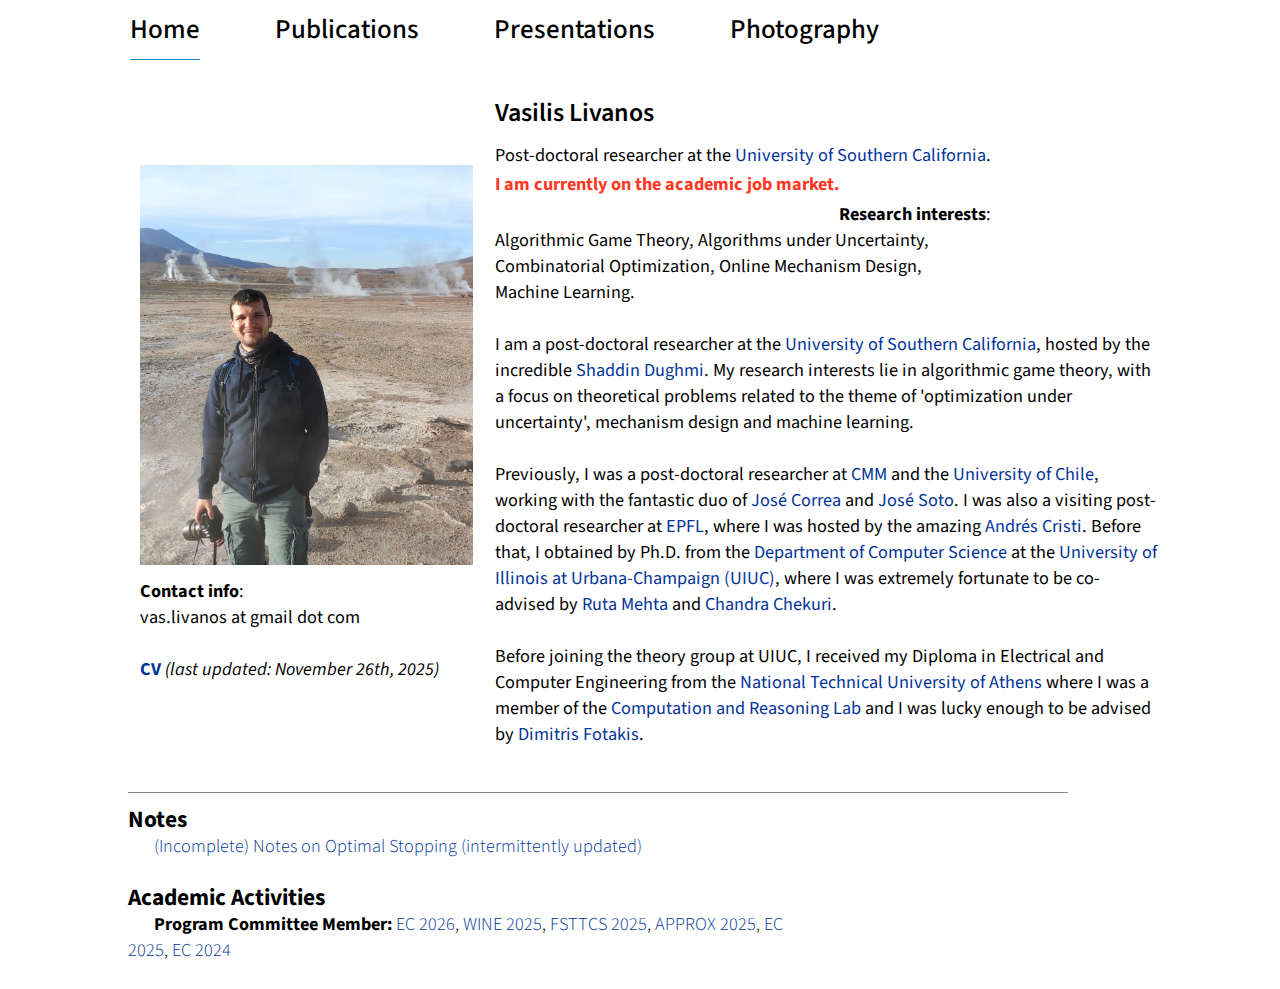
<file: index.html>
<html>
<head>
	<style type="text/css">@import url('https://fonts.googleapis.com/css?family=Source+Sans+Pro:300,600');

html { font-size: 13px; }

body { 
	width: 100%;
	margin-left: auto;
	margin-right: auto;
	padding-left: 0%;
	padding-right: 0%;
	font-family: "Source Sans Pro", sans-serif; 
	font-weight: 300;}

h1 { 
	font-weight: 600;
	margin-top: 2.1rem;
	margin-bottom: 0rem;
	font-size: 1.8rem;
	line-height: 1; 
}

hr { 
	display: block;
	height: 1px;
	border: 0;
	border-top: 1px solid #888;
	margin: 0.5em 0;
	padding: 0; 
}

p_title {
	font-size: 1.8rem;
}

p_body {
	padding: 2rem;
}

.main_body {
    position: absolute;
    margin-top: 80px;
	width: 84%;
	margin-left: auto;
	margin-right: auto;
	padding-left: 10%;
	padding-right: 5%;
	font-family: "Source Sans Pro", sans-serif; 
	font-weight: 300;}
}

.small { font-size: 1.2rem;}
p, ol, ul, dl { font-size: 1.4rem; }

p { 
	line-height: 2rem;
	margin-top: 1rem;
	margin-bottom: 2rem;
	padding-right: 0;
	vertical-align: baseline; 
}
.title { max-width: 51rem; }

strong {font-weight:bold;}

dt, dd { 
	padding-bottom: 0.5rem;
	line-height: 1.7rem; 
}
.pub { padding-bottom: 1rem; }

dt { float: left;
	clear: left;
	text-align: right; }

dd { padding-left: 5rem; }

a:link { color: #039; 
	text-decoration: none; }

a:visited { color: #039;
	text-decoration: none; }

a:hover { border-bottom: 1px solid #abd; }

p, dl, h1, h2, hr { max-width: 72.3rem; }

dt img { margin-bottom: -2px; height:15px; }

@media only screen and (max-width : 40rem){
	body { 
		width: 92%;
		padding-left: 3%;
		padding-right: 4%;
	}
}
@media only screen and (max-width : 27rem){
	#portrait {
		width: 100%;
		max-width: 15rem;
	}
}

/* Topbar */
.topbar {
    position: fixed;
    top: 0px;
    display: block;
    width: 100%;
    height: 50px;
    margin-left: 0px;
    padding: 10px 0px 0px 90px;
    background-color: #ffffff;
	font-weight: 10;
	overflow: hidden;
	z-index: 1000;
}

.topbar ul {
    list-style: none;
    margin: 0;
    color: #000000

}

.topbar a {
  text-decoration: none;
  color: #000000;
}

.topbar ul li {
    display: block;
    float: left;
    margin-right: 75px;
    font-size: 27px;
    font-weight: 510;
    padding-bottom: 10px;
    color: #000000;
}

.topbar div:hover {
    color: #0b8db4;
    cursor: pointer;
}

.topbar li.selected {
    border-bottom: 1px solid 	#0b8db4;
}
	</style>
	<meta charset="utf-8">
	<link href="/favicon.png" rel="shortcut icon" type="image/png" />
	<title>Vasilis Livanos&#39;s Homepage</title>
	<script language="JavaScript" type="text/javascript" src="assets/js/jquery.min.js"></script><script language="JavaScript" type="text/javascript" src="assets/js/main.js"></script>
</head>
<body>
<div class="topbar">
<ul class="navigation_list">
	<li class="selected">
	<div><a href="index.html">Home</a></div>
	</li>
	<li>
	<div><a href="publications.html">Publications</a></div>
	</li>
	<li>
	<div><a href="talks.html">Presentations</a></div>
	</li>
	<li class="photography">
	<div><a href="https://www.vasilislivanos.com">Photography</a></div>
	</li>
	<!--
    <li >
        <a href="world_map.html">
        <div >Map</div>
        </a>
    </li>
    -->
</ul>
</div>

<div class="main_body">
<table cellpadding="10">
	<tbody>
		<tr>
			<td>
			<div id="img">
			<picture>
                <source srcset="images/vasilis3.webp" type="image/webp">
                <source srcset="images/vasilis3.jpg" type="image/jpeg"> 
                <img height="400/" src="images/vasilis3.jpg" width="333" />
            </picture></div>
			    

			<p><b>Contact info</b>:<br />
			vas.livanos at gmail dot com<br />

			<p><b><a href="./cv.pdf">CV</a></b> <i>(last updated: November 26th, 2025)</i></p>
			</td>
			<td>
			<h1 style="font-size: 2rem; margin-top:0rem; margin-bottom: 1rem;">Vasilis Livanos</h1>

			<dl>
				<dt>Post-doctoral researcher at the <a href="https://www.cs.usc.edu/">University of Southern California</a>.</dt>
				<dt style="color: #ff3824"><b>I am currently on the academic job market.</b></dt>
			</dl>
			<br />
			&nbsp;

			<p class="title"><b>Research interests</b>:<br />
			Algorithmic Game Theory, Algorithms under Uncertainty,<br />
			Combinatorial Optimization, Online Mechanism Design,<br />
			Machine Learning.</p>

			<p class="title">
			    I am a post-doctoral researcher at the <a href="https://www.cs.usc.edu/">University of Southern California</a>, hosted by the incredible <a href="https://www.shaddin.com/">Shaddin Dughmi</a>.
			    <!-- I am also affiliated with the <a href="https://archimedesai.gr/en/">Archimedes AI Research Unit</a> of the <a href="https://www.athenarc.gr/en/home">Athena Research Center</a>. -->
			     My research interests lie in algorithmic game theory, with a focus on theoretical problems related to the theme of &#39;optimization under uncertainty&#39;, mechanism design and machine learning.
            </p>
			    
            <p class="title">
                Previously, I was a post-doctoral researcher at <a href="https://www.cmm.uchile.cl">CMM</a> and the <a href="https://uchile.cl/">University of Chile</a>,
				working with the fantastic duo of <a href="https://www.dii.uchile.cl/~jcorrea/">José Correa</a> and <a href="https://www.dim.uchile.cl/~jsoto/">José Soto</a>.
				I was also a visiting post-doctoral researcher at <a href="https://www.epfl.ch/schools/cdm/">EPFL</a>, where I was hosted by the amazing <a href="https://sites.google.com/view/andres-cristi">Andrés Cristi</a>.
				Before that, I obtained by Ph.D. from the <a href="https://cs.illinois.edu/">Department of Computer Science</a> at the <a href="http://illinois.edu/"> University of Illinois at Urbana-Champaign (UIUC)</a>,
				where I was extremely fortunate to be co-advised by <a href="http://rutamehta.cs.illinois.edu/">Ruta Mehta</a> and <a href="http://chekuri.cs.illinois.edu/">Chandra Chekuri</a>.
            </p>
            <p class="title">
                Before joining the theory group at UIUC, I received my Diploma in Electrical and Computer Engineering from the <a href="https://www.ntua.gr/en/">National Technical University of Athens</a> where I was a member of the <a href="https://corelab.ntua.gr/index.html">Computation and Reasoning Lab</a>
                and I was lucky enough to be advised by <a href="http://www.softlab.ntua.gr/~fotakis/">Dimitris Fotakis</a>.
            </p>
			</td>
		</tr>
	</tbody>
</table>

<hr />

<p class="title"><strong><p_title>Notes</p_title></strong>
<br />
<p_body>
    <a href="./notes/optimal_stopping.pdf">(Incomplete) Notes on Optimal Stopping (intermittently updated)</a>
</p_body>
</p>

<p class="title"><strong><p_title>Academic Activities</p_title></strong>
<br />
<p_body>
<strong>Program Committee Member:</strong> <a href="https://ec26.sigecom.org/">EC 2026</a>, <a href="https://wine2025.cs.rutgers.edu/">WINE 2025</a>, <a href="https://www.fsttcs.org.in/2025/">FSTTCS 2025</a>, <a href="https://approxconference.com/">APPROX 2025</a>, <a href="https://ec25.sigecom.org/">EC 2025</a>, <a href="https://ec24.sigecom.org/">EC 2024</a>
</p_body>
</p>
</div>
<script language="JavaScript" type="text/javascript" src="assets/js/randImg.js"></script>

</body>
</html>
</file>
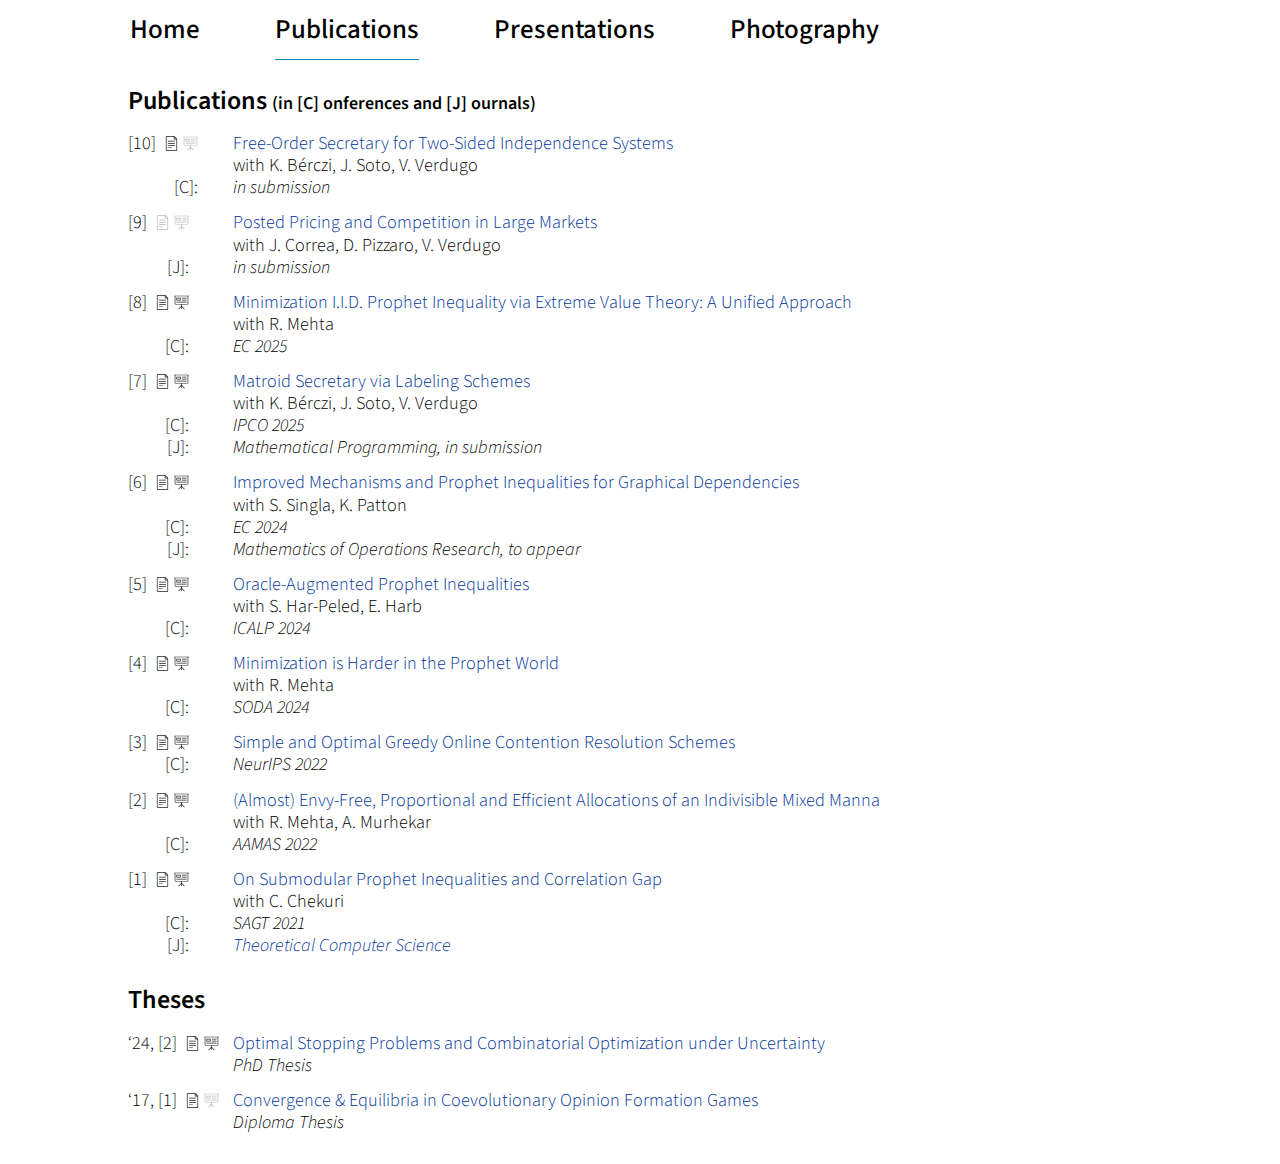
<file: publications.html>
<style type="text/css">@import url('https://fonts.googleapis.com/css?family=Source+Sans+Pro:300,600');

html { font-size: 13px; }

body { 
	width: 100%;
	margin-left: auto;
	margin-right: auto;
	padding-left: 0%;
	padding-right: 0%;
	font-family: "Source Sans Pro", sans-serif; 
	font-weight: 300;}

h1 { 
	font-weight: 600;
	margin-top: 2.1rem;
	margin-bottom: 0rem;
	font-size: 1.8rem;
	line-height: 1; 
}

hr { 
	display: block;
	height: 1px;
	border: 0;
	border-top: 1px solid #888;
	margin: 0.5em 0;
	padding: 0; 
}

.main_body {
    position: absolute;
    margin-top: 80px;
	width: 84%;
	margin-left: auto;
	margin-right: auto;
	padding-left: 10%;
	padding-right: 5%;
	font-family: "Source Sans Pro", sans-serif; 
	font-weight: 300;}
}

.small { font-size: 1.2rem;}
p, ol, ul, dl { font-size: 1.4rem; }

p { 
	line-height: 2rem;
	margin-top: 1rem;
	margin-bottom: 1rem;
	padding-right: 0;
	vertical-align: baseline; 
}
.title { max-width: 51rem; }

dt, dd { 
	padding-bottom: 0.5rem;
	line-height: 1.7rem; 
}
.pub { padding-bottom: 1rem; }

dt { float: left;
	clear: left;
	text-align: right; }

dd { padding-left: 5rem; }

a:link { color: #039; 
	text-decoration: none; }

a:visited { color: #039;
	text-decoration: none; }

a:hover { border-bottom: 1px solid #abd; }

p, dl, h1, h2, hr { max-width: 72.3rem; }

dt img { margin-bottom: -2px; height:15px; }

@media only screen and (max-width : 40rem){
	body { 
		width: 92%;
		padding-left: 3%;
		padding-right: 4%;
	}
}
@media only screen and (max-width : 27rem){
	#portrait {
		width: 100%;
		max-width: 15rem;
	}
}

/* Topbar */
.topbar {
    position: fixed;
    top: 0px;
    display: block;
    width: 100%;
    height: 50px;
    margin-left: 0px;
    padding: 10px 0px 0px 90px;
    background-color: #ffffff;
	font-weight: 10;
	overflow: hidden;
	z-index: 1000;
}

.topbar ul {
    list-style: none;
    margin: 0;
    color: #000000

}

.topbar a {
  text-decoration: none;
  color: #000000;
}

.topbar ul li {
    display: block;
    float: left;
    margin-right: 75px;
    font-size: 27px;
    font-weight: 510;
    padding-bottom: 10px;
    color: #000000;
}

.topbar div:hover {
    color: #0b8db4;
    cursor: pointer;
}

.topbar li.selected {
    border-bottom: 1px solid 	#0b8db4;
}
</style>

<html>
<head>
<link rel="shortcut icon" type="image/png" href="/favicon.png"/>
<TITLE>Vasilis Livanos's Homepage</TITLE>
<script language="JavaScript" type="text/javascript" src="assets/js/jquery.min.js"></script>
<script language="JavaScript" type="text/javascript" src="assets/js/main.js"></script>
</head>
<body>

<div class="topbar">
    <ul class="navigation_list">
    <li >
        <a href="index.html">
        <div >Home</div>
        </a>
    </li>
    <li class="selected">
        <a href="publications.html">
        <div >Publications</div>
        </a>
    </li>
    <li >
        <a href="talks.html">
        <div >Presentations</div>
        </a>
    </li>
    <li class="photography">
        <a href="https://www.vasilislivanos.com">
        <div >Photography</div>
        </a>
    </li>
    <!--
    <li >
        <a href="world_map.html">
        <div >Map</div>
        </a>
    </li>
    -->
    </ul>
</div>

<div class="main_body">
<h1 style="font-size: 2rem; margin-top:0rem; margin-bottom: 1rem;"> Publications
<small><small>
(in [C] onferences and [J] ournals)
</small></small>
</h1>

<dl>
 
<!--
	<dt>[19] &nbsp;<a href="./publications/"><img src="./images/fileDark.svg" /></a> <img src="./images/presentationLight.svg" /><br /><br />
	[C]:</dt>
	<dd class="pub"><a href="https://arxiv.org/abs/">Free Order Prophet Inequality</a><br />
	<span class="small">with K. Berczi, J. Correa, M. Fichtl, R. Saona, V. Verdugo<br />
	<em>in submission</em>
	</span></dd>
-->

<!--
	<dt>[19] &nbsp;<a href="./publications/"><img src="./images/fileDark.svg" /></a> <img src="./images/presentationLight.svg" /><br /><br />
	[C]:</dt>
	<dd class="pub"><a href="https://arxiv.org/abs/">Uncontentious Distributions on Lattices</a><br />
	<span class="small">with S. Dughmi<br />
	<em>in submission</em>
	</span></dd>
-->

<!--
	<dt>[18] &nbsp;<a href="./publications/"><img src="./images/fileDark.svg" /></a> <img src="./images/presentationLight.svg" /><br /><br />
	[C]:</dt>
	<dd class="pub"><a href="https://arxiv.org/abs/">Threshold Query for Matching Constraints</a><br />
	<span class="small">with E. Balkanski, V. Gkatzelis<br />
	<em>in submission</em>
	</span></dd>
-->

<!--
	<dt>[16] &nbsp;<a href="./publications/"><img src="./images/fileDark.svg" /></a> <img src="./images/presentationLight.svg" /><br /><br />
	[C]:</dt>
	<dd class="pub"><a href="https://arxiv.org/abs/">Prophet Secretary</a><br />
	<span class="small">with J. Correa, A. Cristi, M. Stouras<br />
	<em>in submission</em>
	</span></dd>
-->

<!--
	<dt>[15] &nbsp;<a href="./publications/"><img src="./images/fileDark.svg" /></a> <img src="./images/presentationLight.svg" /><br /><br />
	[C]:</dt>
	<dd class="pub"><a href="https://arxiv.org/abs/">Matroid Diamater</a><br />
	<span class="small">with K. B&#233;rczi, A. Merino<br />
	<em>in submission</em>
	</span></dd>
-->
    
<!--
	<dt>[14] &nbsp;<a href="./publications/"><img src="./images/fileDark.svg" /></a> <img src="./images/presentationLight.svg" /><br /><br />
	[C]:</dt>
	<dd class="pub"><a href="https://arxiv.org/abs/">Trading Prophets</a><br />
	<span class="small">with J. Correa, S. Griesbach, J. Hewstone, F. Hommelsheim<br />
	<em>in submission</em>
	</span></dd>
-->

<!--
	<dt>[13] &nbsp;<a href="./publications/"><img src="./images/fileDark.svg" /></a> <img src="./images/presentationLight.svg" /><br /><br />
	[C]:</dt>
	<dd class="pub"><a href="https://arxiv.org/abs/">Optimal Greedy OCRS for Graphic Matroids</a><br />
	<span class="small">with K. B&#233;rczi, P. Csikvari<br />
	<em>in submission</em>
	</span></dd>
-->
<!--
	<dt>[12] &nbsp;<a href="./publications/"><img src="./images/fileDark.svg" /></a> <img src="./images/presentationLight.svg" /><br /><br />
	[C]:</dt>
	<dd class="pub"><a href="https://arxiv.org/abs/">On the Informativeness of Moments in Optimal Stopping</a><br />
	<span class="small">with J. Correa, A. Cristi, V. Verdugo, J. Zhang<br />
	<em>in submission</em>
	</span></dd>
-->

<!--
	<dt>[11] &nbsp;<a href="./publications/"><img src="./images/fileDark.svg" /></a> <img src="./images/presentationLight.svg" /><br /><br />
	[C]:</dt>
	<dd class="pub"><a href="https://arxiv.org/abs/">Threshold Dynamics and Correlated Prophet Inequalities</a><br />
	<span class="small">with J. Correa, M. Fichtl, R. Jlibene, R. Laraki, K. Schewior, V. Verdugo<br />
	<em>in submission</em>
	</span></dd>
-->

	<dt>[10] &nbsp;<a href="./publications/10. Free-Order Secretary for Two-Sided Independence Systems.pdf"><img src="./images/fileDark.svg" /></a> <img src="./images/presentationLight.svg" /><br /><br />
	[C]:</dt>
	<dd class="pub"><a href="https://arxiv.org/abs/2511.04390">Free-Order Secretary for Two-Sided Independence Systems</a><br />
	<span class="small">with K. B&#233;rczi, J. Soto, V. Verdugo<br />
	<em>in submission</em>
	</span></dd>
	
	<dt>[9] &nbsp;<a href="#"><img src="./images/fileLight.svg" /></a> <img src="./images/presentationLight.svg" /><br /><br />
	[J]:</dt>
	<dd class="pub"><a href="#">Posted Pricing and Competition in Large Markets</a><br />
	<span class="small">with J. Correa, D. Pizzaro, V. Verdugo<br />
	<em>in submission</em>
	</span></dd>

	<dt>[8] &nbsp;<a href="./publications/8. Minimization I.I.D. Prophet Inequality via Extreme Value Theory - A Unified Approach.pdf"><img src="./images/fileDark.svg" /></a> <a href="./talks/ec-25.pdf"><img src="./images/presentationDark.svg" /></a><br /><br />
	[C]:</dt>
	<dd class="pub"><a href="https://arxiv.org/abs/2411.19851">Minimization I.I.D. Prophet Inequality via Extreme Value Theory: A Unified Approach</a><br />
	<span class="small">with R. Mehta<br />
	<em>EC 2025</em>
	</span></dd>

	<dt>[7] &nbsp;<a href="./publications/7. Matroid Secretary via Labeling Schemes.pdf"><img src="./images/fileDark.svg" /></a> <a href="./talks/ipco-25.pdf"><img src="./images/presentationDark.svg" /></a><br /><br />
	[C]:<br />
	[J]:</dt>
	<dd class="pub"><a href="https://arxiv.org/abs/2411.12069">Matroid Secretary via Labeling Schemes</a><br />
	<span class="small">with K. B&#233;rczi, J. Soto, V. Verdugo<br />
	<em>IPCO 2025</em><br />
	<em>Mathematical Programming, in submission</em>
	</span></dd>

	<dt>[6] &nbsp;<a href="./publications/6. Improved Mechanisms and Prophet Inequalities for Graphical Dependencies.pdf"><img src="./images/fileDark.svg" /></a> <a href="./talks/informs-24.pdf"><img src="./images/presentationDark.svg" /></a><br /><br />
	[C]:<br />
	[J]:</dt>
	<dd class="pub"><a href="https://arxiv.org/abs/2406.05077">Improved Mechanisms and Prophet Inequalities for Graphical Dependencies</a><br />
	<span class="small">with S. Singla, K. Patton<br />
	<em>EC 2024</em><br />
	<em>Mathematics of Operations Research, to appear</em>
	</span></dd>

    <dt>[5] &nbsp;<a href="./publications/5. Oracle-Augmented Prophet Inequalities.pdf"><img src="./images/fileDark.svg" /></a> <a href="./talks/icalp-24.pdf"><img src="./images/presentationDark.svg" /></a><br /><br />
	[C]:</dt>
	<dd class="pub"><a href="https://arxiv.org/abs/2404.11853">Oracle-Augmented Prophet Inequalities</a><br />
	<span class="small">with S. Har-Peled, E. Harb<br />
	<em>ICALP 2024</em>
	</span></dd>
	
    <dt>[4] &nbsp;<a href="./publications/4. Minimization is Harder in the Prophet World.pdf"><img src="./images/fileDark.svg" /></a> <a href="./talks/soda-24.pdf"><img src="./images/presentationDark.svg" /></a><br /><br />
	[C]:</dt>
	<dd class="pub"><a href="https://arxiv.org/abs/2209.07988">Minimization is Harder in the Prophet World</a><br />
	<span class="small">with R. Mehta<br />
	<em>SODA 2024</em>
	</span></dd>
	
    <dt>[3] &nbsp;<a href="./publications/3. Simple and Optimal Greedy Online Contention Resolution Schemes.pdf"><img src="./images/fileDark.svg" /></a> <a href="./talks/posters/Greedy_OCRS_poster.pdf"><img src="./images/presentationDark.svg" /></a><br />
	[C]:</dt>
	<dd class="pub"><a href="https://arxiv.org/abs/2111.13253">Simple and Optimal Greedy Online Contention Resolution Schemes</a><br />
	<!-- <span class="small">V. Livanos<br /> -->
	<em>NeurIPS 2022</em>
	</span></dd>
	
    <dt>[2] &nbsp;<a href="./publications/2. (Almost) Envy-Free, Proportional and Efficient Allocations of an Indivisible Mixed Manna.pdf"><img src="./images/fileDark.svg" /></a> <a href="./talks/posters/PropMX_poster.pdf"><img src="./images/presentationDark.svg" /></a><br /><br />
	[C]:</dt>
	<dd class="pub"><a href="https://arxiv.org/abs/2202.02672">(Almost) Envy-Free, Proportional and Efficient Allocations of an Indivisible Mixed Manna</a><br />
	<span class="small">with R. Mehta, A. Murhekar<br />
	<em>AAMAS 2022</em>
	</span></dd>
	
    <dt>[1] &nbsp;<a href="./publications/1. On Submodular Prophet Inequalities and Correlation Gap.pdf"><img src="./images/fileDark.svg" /></a> <a href="./talks/sagt-21.pdf"><img src="./images/presentationDark.svg" /></a><br /><br />
	[C]:<br />
	[J]:</dt>
	<dd class="pub"><a href="https://arxiv.org/abs/2107.03662">On Submodular Prophet Inequalities and Correlation Gap</a><br />
	<span class="small">with C. Chekuri<br />
	<em>SAGT 2021</em><br />
	<em><a href="https://doi.org/10.1016/j.tcs.2024.114814">Theoretical Computer Science</a></em>
	</span></dd>

</dl>


<h1 style="font-size: 2rem; margin-top:0rem; margin-bottom: 1rem;"> Theses </h1>

<dl>
    
	<dt>&lsquo;24, [2] &nbsp;<a href="./theses/PhD_Thesis.pdf"><img src="./images/fileDark.svg" /></a> <a href="./talks/thesis_defense.pdf"><img src="./images/presentationDark.svg" /></a></dt>
	<dd class="pub"><a href="./theses/PhD_Thesis.pdf">Optimal Stopping Problems and Combinatorial Optimization under Uncertainty</a><br />
	<span class="small"><em>PhD Thesis</em></span></dd>
    
	<dt>&lsquo;17, [1] &nbsp;<a href="./publications/Coevolutionary_Opinion_Formation_Games.pdf"><img src="./images/fileDark.svg" /></a> <img src="./images/presentationLight.svg" /></dt>
	<dd class="pub"><a href="./theses/Convergence and Equilibria in Coevolutionary Opinion Fomation Games.pdf">Convergence & Equilibria in Coevolutionary Opinion Formation Games</a><br />
	<span class="small"><em>Diploma Thesis</em></span></dd>
	
</dl>
</div>
</file>
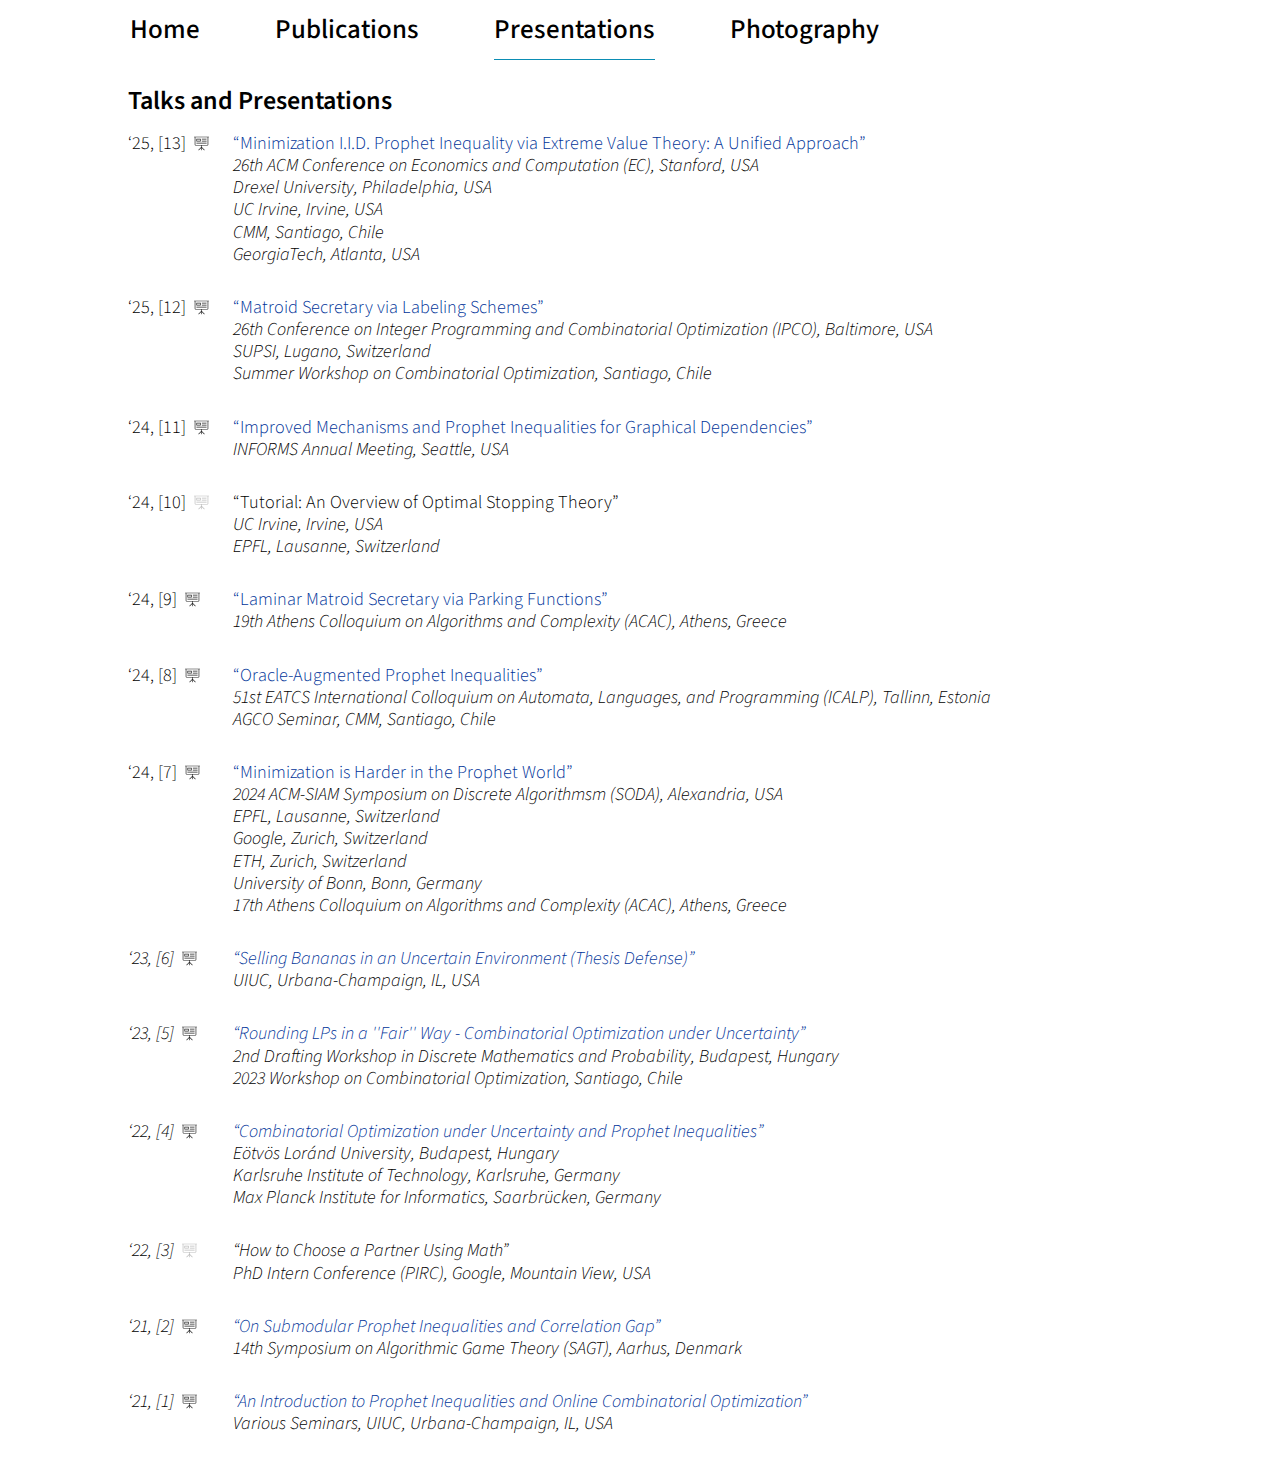
<file: talks.html>
<style type="text/css">@import url('https://fonts.googleapis.com/css?family=Source+Sans+Pro:300,600');

html { font-size: 13px; }

body { 
	width: 100%;
	margin-left: auto;
	margin-right: auto;
	padding-left: 0%;
	padding-right: 0%;
	font-family: "Source Sans Pro", sans-serif; 
	font-weight: 300;}

h1 { 
	font-weight: 600;
	margin-top: 2.1rem;
	margin-bottom: 0rem;
	font-size: 1.8rem;
	line-height: 1; 
}

hr { 
	display: block;
	height: 1px;
	border: 0;
	border-top: 1px solid #888;
	margin: 0.5em 0;
	padding: 0; 
}

.main_body {
    position: absolute;
    margin-top: 80px;
	width: 84%;
	margin-left: auto;
	margin-right: auto;
	padding-left: 10%;
	padding-right: 5%;
	font-family: "Source Sans Pro", sans-serif; 
	font-weight: 300;}
}

.small { font-size: 1.2rem;}
p, ol, ul, dl { font-size: 1.4rem; }

p { 
	line-height: 2rem;
	margin-top: 1rem;
	margin-bottom: 1rem;
	padding-right: 0;
	vertical-align: baseline; 
}
.title { max-width: 51rem; }

dt, dd { 
	padding-bottom: 0.5rem;
	line-height: 1.7rem; 
}
.pub { padding-bottom: 1rem; }

dt { float: left;
	clear: left;
	text-align: right; }

dd { padding-left: 5rem; }

a:link { color: #039; 
	text-decoration: none; }

a:visited { color: #039;
	text-decoration: none; }

a:hover { border-bottom: 1px solid #abd; }

p, dl, h1, h2, hr { max-width: 72.3rem; }

dt img { margin-bottom: -2px; height:15px; }

@media only screen and (max-width : 40rem){
	body { 
		width: 92%;
		padding-left: 3%;
		padding-right: 4%;
	}
}
@media only screen and (max-width : 27rem){
	#portrait {
		width: 100%;
		max-width: 15rem;
	}
}

/* Topbar */
.topbar {
    position: fixed;
    top: 0px;
    display: block;
    width: 100%;
    height: 50px;
    margin-left: 0px;
    padding: 10px 0px 0px 90px;
    background-color: #ffffff;
	font-weight: 10;
	overflow: hidden;
	z-index: 1000;
}

.topbar ul {
    list-style: none;
    margin: 0;
    color: #000000

}

.topbar a {
  text-decoration: none;
  color: #000000;
}

.topbar ul li {
    display: block;
    float: left;
    margin-right: 75px;
    font-size: 27px;
    font-weight: 510;
    padding-bottom: 10px;
    color: #000000;
}

.topbar div:hover {
    color: #0b8db4;
    cursor: pointer;
}

.topbar li.selected {
    border-bottom: 1px solid 	#0b8db4;
}
</style>

<html>
<head>
<link rel="shortcut icon" type="image/png" href="/favicon.png"/>
<TITLE>Vasilis Livanos's Homepage</TITLE>
<script language="JavaScript" type="text/javascript" src="assets/js/jquery.min.js"></script>
<script language="JavaScript" type="text/javascript" src="assets/js/main.js"></script>
</head>
<body>

<div class="topbar">
    <ul class="navigation_list">
    <li >
        <a href="index.html">
        <div >Home</div>
        </a>
    </li>
    <li >
        <a href="publications.html">
        <div >Publications</div>
        </a>
    </li>
    <li class="selected">
        <a href="talks.html">
        <div >Presentations</div>
        </a>
    </li>
    <li class="photography">
        <a href="https://www.vasilislivanos.com">
        <div >Photography</div>
        </a>
    </li>
    <!--
    <li >
        <a href="world_map.html">
        <div >Map</div>
        </a>
    </li>
    -->
    </ul>
</div>

<div class="main_body">
<h1 style="font-size: 2rem; margin-top:0rem; margin-bottom: 1rem;"> Talks and Presentations </h1>
<!--
<dl>
    <dt>&lsquo;25, [15] &nbsp;<a href="./talks/threshold-dynamics-paris.pdf"><img src="./images/presentationDark.svg" /></a></dt>
	<dd class="pub"><a href="./talks/threshold-dynamics-paris.pdf">&ldquo;Threshold Dynamics and Correlated Prophet Inequalities&rdquo; </a><br />
	<span class="small">
	<em>Criteo AI, Paris, France</em>
	</span></dd>
</dl>
<dl>
    <dt>&lsquo;25, [14] &nbsp;<a href="./talks/moments-agco.pdf"><img src="./images/presentationDark.svg" /></a></dt>
	<dd class="pub"><a href="./talks/moments-agco.pdf">&ldquo;On the Informativeness of Moments in Optimal Stopping&rdquo; </a><br />
	<span class="small">
	<em>AGCO Seminar, CMM, Santiago, Chile</em>
	</span></dd>
</dl>
-->
<dl>
    <dt>&lsquo;25, [13] &nbsp;<a href="./talks/ec-25.pdf"><img src="./images/presentationDark.svg" /></a></dt>
	<dd class="pub"><a href="./talks/ec-25.pdf">&ldquo;Minimization I.I.D. Prophet Inequality via Extreme Value Theory: A Unified Approach&rdquo; </a><br />
	<span class="small">
	<em>26th ACM Conference on Economics and Computation (EC), Stanford, USA</em><br />
	<em>Drexel University, Philadelphia, USA</em><br />
	<em>UC Irvine, Irvine, USA</em><br />
	<em>CMM, Santiago, Chile</em><br />
	<em>GeorgiaTech, Atlanta, USA</em>
	</span></dd>
</dl>
<dl>
    <dt>&lsquo;25, [12] &nbsp;<a href="./talks/ipco-25.pdf"><img src="./images/presentationDark.svg" /></a></dt>
	<dd class="pub"><a href="./talks/ipco-25.pdf">&ldquo;Matroid Secretary via Labeling Schemes&rdquo; </a><br />
	<span class="small">
	<em>26th Conference on Integer Programming and Combinatorial Optimization (IPCO), Baltimore, USA</em><br />
	<em>SUPSI, Lugano, Switzerland</em><br />
	<em>Summer Workshop on Combinatorial Optimization, Santiago, Chile</em><br />
	<em></em></span></dd>
</dl>
<dl>
    <dt>&lsquo;24, [11] &nbsp;<a href="./talks/informs-24.pdf"><img src="./images/presentationDark.svg" /></a></dt>
	<dd class="pub"><a href="./talks/informs-24.pdf">&ldquo;Improved Mechanisms and Prophet Inequalities for Graphical Dependencies&rdquo; </a><br />
	<span class="small">
	<em>INFORMS Annual Meeting, Seattle, USA</em>
	</span></dd>
</dl>
<dl>
    <dt>&lsquo;24, [10] &nbsp;<img src="./images/presentationLight.svg" /></dt>
	<dd class="pub">&ldquo;Tutorial: An Overview of Optimal Stopping Theory&rdquo; <br />
	<span class="small">
	<em>UC Irvine, Irvine, USA</em><br />
	<em>EPFL, Lausanne, Switzerland</em>
	</span></dd>
</dl>
<dl>
    <dt>&lsquo;24, [9] &nbsp;<a href="./talks/acac-24.pdf"><img src="./images/presentationDark.svg" /></a></dt>
	<dd class="pub"><a href="./talks/acac-24.pdf">&ldquo;Laminar Matroid Secretary via Parking Functions&rdquo; </a><br />
	<span class="small">
	<em>19th Athens Colloquium on Algorithms and Complexity (ACAC), Athens, Greece</em>
	</span></dd>
</dl>
<dl>
    <dt>&lsquo;24, [8] &nbsp;<a href="./talks/icalp-24.pdf"><img src="./images/presentationDark.svg" /></a></dt>
	<dd class="pub"><a href="./talks/icalp-24.pdf">&ldquo;Oracle-Augmented Prophet Inequalities&rdquo; </a><br />
	<span class="small">
	<em>51st EATCS International Colloquium on Automata, Languages, and Programming (ICALP), Tallinn, Estonia</em><br />
	<em>AGCO Seminar, CMM, Santiago, Chile</em>
	</span></dd>
</dl>
<dl>
    <dt>&lsquo;24, [7] &nbsp;<a href="./talks/soda-24.pdf"><img src="./images/presentationDark.svg" /></a></dt>
	<dd class="pub"><a href="./talks/soda-24.pdf">&ldquo;Minimization is Harder in the Prophet World&rdquo; </a><br />
	<span class="small">
	<em>2024 ACM-SIAM Symposium on Discrete Algorithmsm (SODA), Alexandria, USA</em><br />
	<em>EPFL, Lausanne, Switzerland</em><br />
	<em>Google, Zurich, Switzerland</em><br />
	<em>ETH, Zurich, Switzerland</em><br />
	<em>University of Bonn, Bonn, Germany</em><br />
	<em>17th Athens Colloquium on Algorithms and Complexity (ACAC), Athens, Greece<em>
	</span></dd>
</dl>
<dl>
    <dt>&lsquo;23, [6] &nbsp;<a href="./talks/thesis_defense.pdf"><img src="./images/presentationDark.svg" /></a></dt>
	<dd class="pub"><a href="./talks/thesis_defense.pdf">&ldquo;Selling Bananas in an Uncertain Environment (Thesis Defense)&rdquo; </a><br />
	<span class="small">
	<em>UIUC, Urbana-Champaign, IL, USA</em>
	</span></dd>
</dl>
<dl>
    <dt>&lsquo;23, [5] &nbsp;<a href="./talks/budapest_drafting-23.pdf"><img src="./images/presentationDark.svg" /></a></dt>
	<dd class="pub"><a href="./talks/budapest_drafting-23.pdf">&ldquo;Rounding LPs in a ''Fair'' Way - Combinatorial Optimization under Uncertainty&rdquo; </a><br />
	<span class="small">
	<em>2nd Drafting Workshop in Discrete Mathematics and Probability, Budapest, Hungary</em><br />
	<em>2023 Workshop on Combinatorial Optimization, Santiago, Chile</em>
	</span></dd>
</dl>
<dl>
    <dt>&lsquo;22, [4] &nbsp;<a href="./talks/europe_tour-22.pdf"><img src="./images/presentationDark.svg" /></a></dt>
	<dd class="pub"><a href="./talks/europe_tour-22.pdf">&ldquo;Combinatorial Optimization under Uncertainty and Prophet Inequalities&rdquo; </a><br />
	<span class="small">
	<em>Eötvös Loránd University, Budapest, Hungary</em><br />
	<em>Karlsruhe Institute of Technology, Karlsruhe, Germany</em><br />
	<em>Max Planck Institute for Informatics, Saarbrücken, Germany</em>
	</span></dd>
</dl>
<dl>
    <dt>&lsquo;22, [3] &nbsp;<img src="./images/presentationLight.svg" /></dt>
	<dd class="pub">&ldquo;How to Choose a Partner Using Math&rdquo;<br />
	<span class="small">
	<em>PhD Intern Conference (PIRC), Google, Mountain View, USA</em>
	</span></dd>
</dl>
<dl>
    <dt>&lsquo;21, [2] &nbsp;<a href="./talks/sagt-21.pdf"><img src="./images/presentationDark.svg" /></a></dt>
	<dd class="pub"><a href="./talks/sagt-21.pdf">&ldquo;On Submodular Prophet Inequalities and Correlation Gap&rdquo; </a><br />
	<span class="small">
	<em>14th Symposium on Algorithmic Game Theory (SAGT), Aarhus, Denmark</em>
	</span></dd>
</dl>
<dl>
    <dt>&lsquo;21, [1] &nbsp;<a href="./talks/PI_Intro.pdf"><img src="./images/presentationDark.svg" /></a></dt>
	<dd class="pub"><a href="./talks/PI_Intro.pdf">&ldquo;An Introduction to Prophet Inequalities and Online Combinatorial Optimization&rdquo; </a><br />
	<span class="small">
	<em>Various Seminars, UIUC, Urbana-Champaign, IL, USA</em>
	</span></dd>
</dl>
</div>
</file>
